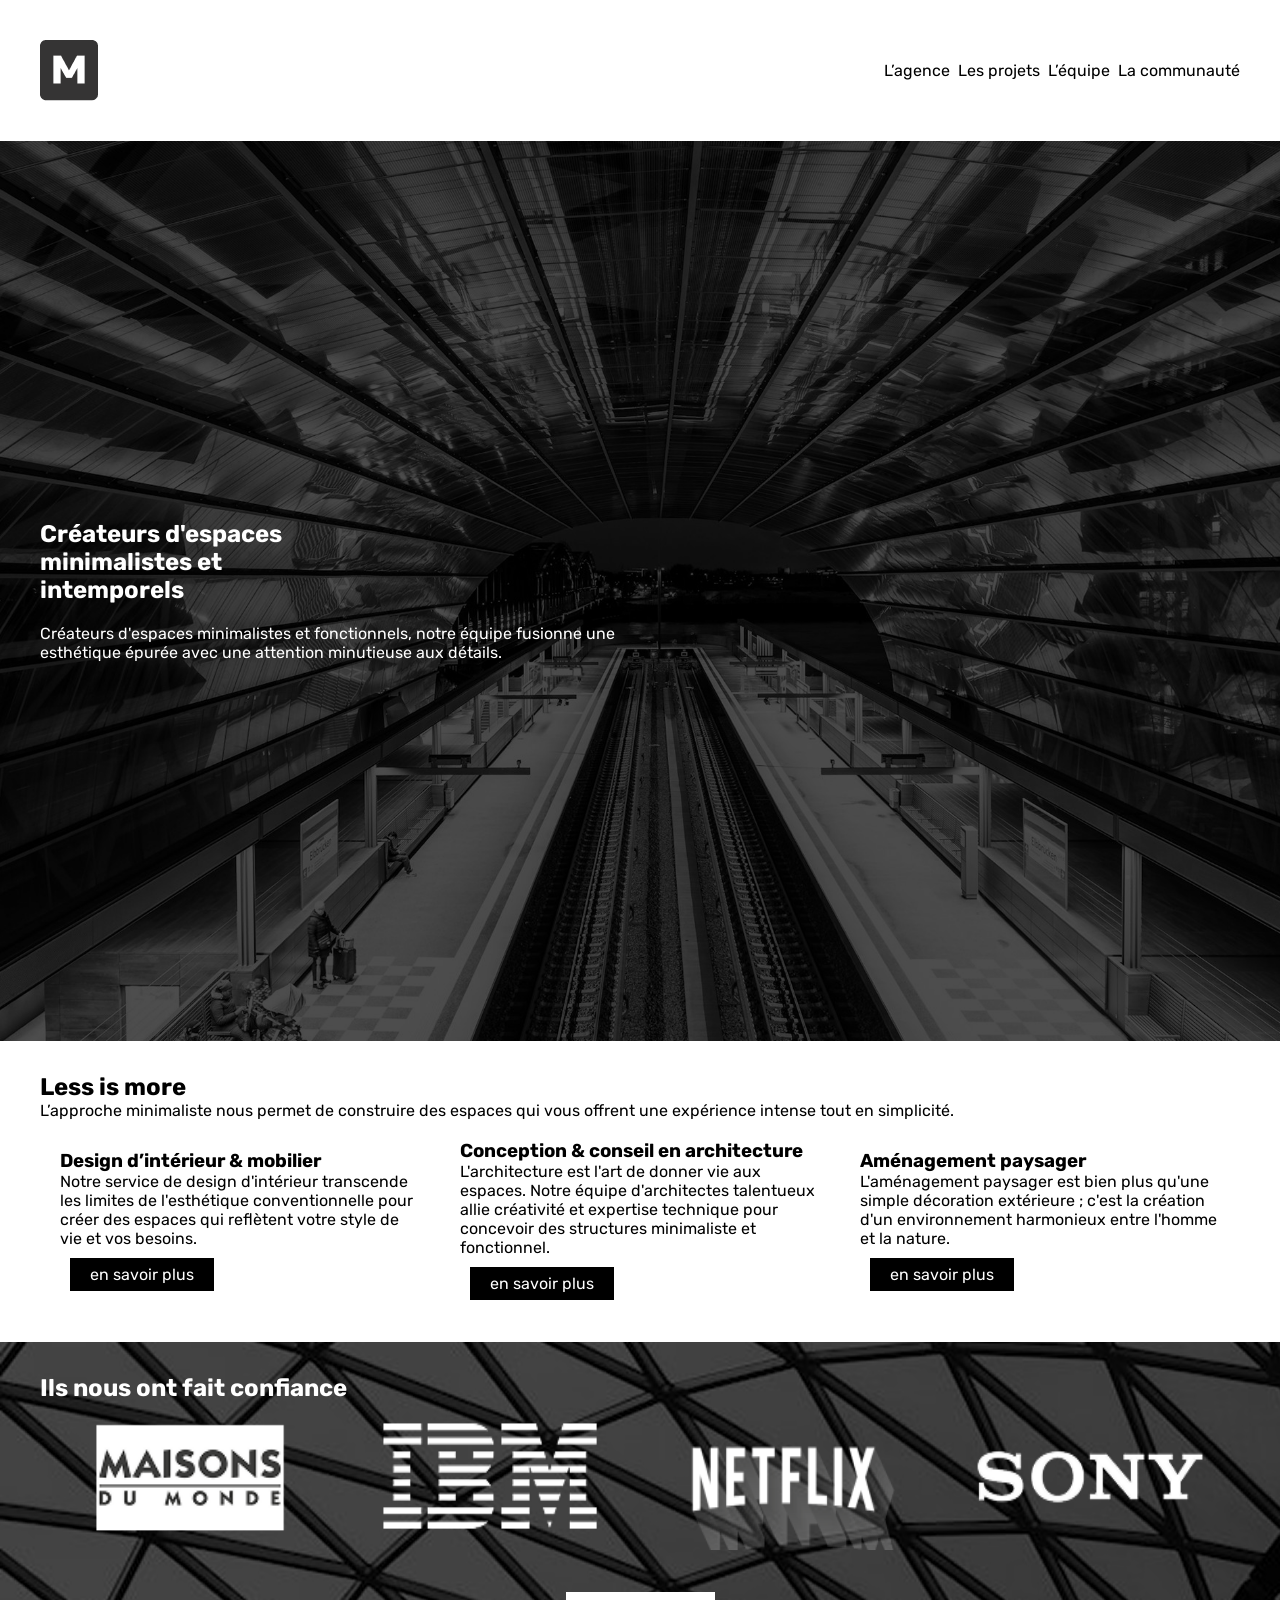
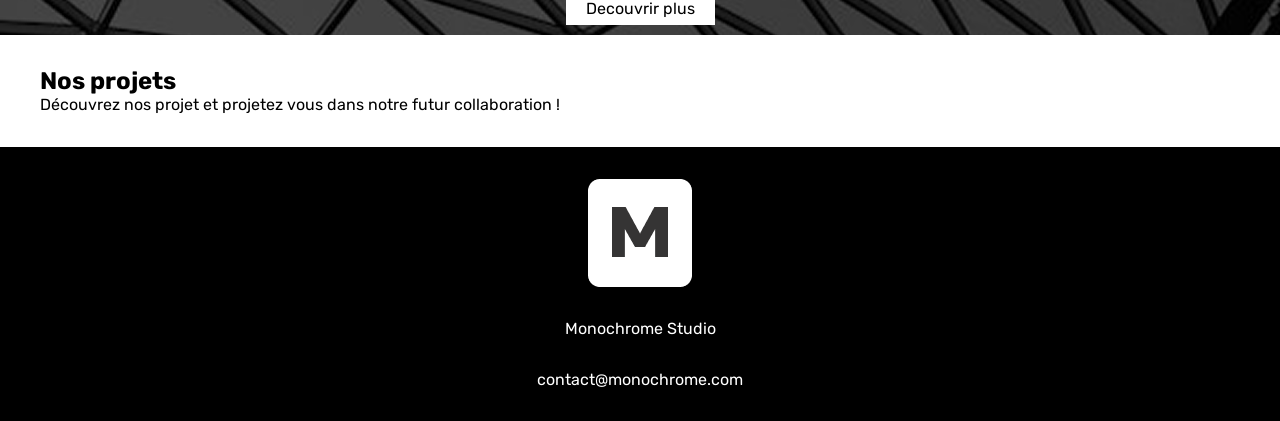
<file: index.html>
<!DOCTYPE html>
<html lang="en">
<head>
    <meta charset="UTF-8">
    <meta name="viewport" content="width=device-width, initial-scale=1.0">
    <title>Document</title>
    <link rel="stylesheet" href="style.css">
</head>
<body>
    <!--en-tête-->
    <header class="flex space-between align-center p-40">
<img src="asset/logo-black.png" alt="">
<nav class="flex gap-8">
    <a href="" class="black">L’agence</a>
   <a href="#projet" class="black">Les projets</a>
    <a href=""class="black">L’équipe</a>
   <a href=""class="black">La communauté</a>
</nav>

    </header>

<!--corps principal-->
    <main>

        <!--premiére section (1)-->
 <section class="fond-image1 flex align-center justify-center">
    <div class="w-40 container-1200">
        <div class="w-50">
        <h2 class="blanc mb-20 w-50">Créateurs d'espaces minimalistes et intemporels</h2>
    </div>
        <p class="blanc w-50">Créateurs d'espaces minimalistes et fonctionnels, notre équipe fusionne  une esthétique épurée avec une attention minutieuse aux détails.</p>
    </div>
</section>

<!--deuxiéme section (2)-->
<section class="flex align-center justify-center space-around container-1200 pt-32 pb-32">
<h2 class="w-100">Less is more</h2>
<p class="w-100 mb-20">L’approche minimaliste nous permet de construire des espaces qui vous offrent une expérience intense tout en simplicité.</p>
<div class="w-30">
    <h3>Design d’intérieur & mobilier</h3>
    <p>Notre service de design d'intérieur transcende les limites de  l'esthétique conventionnelle pour créer des espaces qui reflètent votre  style de vie et vos besoins. </p>
    <a href="" class="btn blanc fond-btn-noir"> en savoir plus</a>
</div>
<div class="w-30">
    <h3>Conception & conseil en architecture</h3>
    <p>L'architecture est l'art de donner vie aux espaces. Notre équipe  d'architectes talentueux allie créativité et expertise technique pour  concevoir des structures minimaliste et fonctionnel.</p>
    <a href="" class="btn blanc fond-btn-noir">en savoir plus</a>
</div>
<div class="w-30">
    <h3>Aménagement paysager</h3>
    <p>L'aménagement paysager est bien plus qu'une simple décoration extérieure  ; c'est la création d'un environnement harmonieux entre l'homme et la  nature. </p>
    <a href="" class="btn blanc fond-btn-noir">en savoir plus</a>
</div>
</section>

<!--troisiéme section (3)-->
<section class="fond-image2 flex align-center space-between pt-32">
    <div class="flex container-1200 space-around mb-32">
         <h2 class="blanc w-100">Ils nous ont fait confiance</h2>
        <img src="asset/maison-du-monde.png" alt="" class="w-20">
        <img src="asset/ibm.png" alt=""class="w-20">
        <img src="asset/netflix.png" alt=""class="w-20">
        <img src="asset/sony.png" alt=""class="w-20">
      
    </div>
    <div class="flex container-1200 align-center justify-center">
    <a href="" class="btn fond-btn-blanc black">Decouvrir plus</a>
    </div>
</section>

<!--quatriéme section (4)-->
<section class="flex justify-center container-1200 pt-32 pb-32">
    
<h2 id="projet" class="w-100">Nos projets</h2>
<p class="w-100">Découvrez nos projet et projetez vous dans notre futur collaboration !</p>

<!-- boite projet -->
<div class="flex space-between mb-20">

<!-- projet 1 Lumiere epurée -->
<a href="lumiereEpuree.html" class="w-45"></a>

<!-- projet 2 -->
<a href="lumiereEpuree.html" class="w-45"></a>

<!-- projet 3 -->
<a href="lumiereEpuree.html" class="w-45"></a>

<!-- projet 4 -->
<a href="lumiereEpuree.html" class="w-45"></a>
</div>
</section>
    </main>

<!--bas de la page-->
    <footer class="pt-32">
        <div class="flex align-center justify-center flex-column">
<img src="asset/logo-white.png" alt="" class="mb-32">
<p class="blanc w-20 mb-32 txt-center">Monochrome Studio</p>
<a href="" class="w-20 decoration-none blanc mb-32 txt-center">contact@monochrome.com</a>
</div>
    </footer>
</body>
</html>
</file>
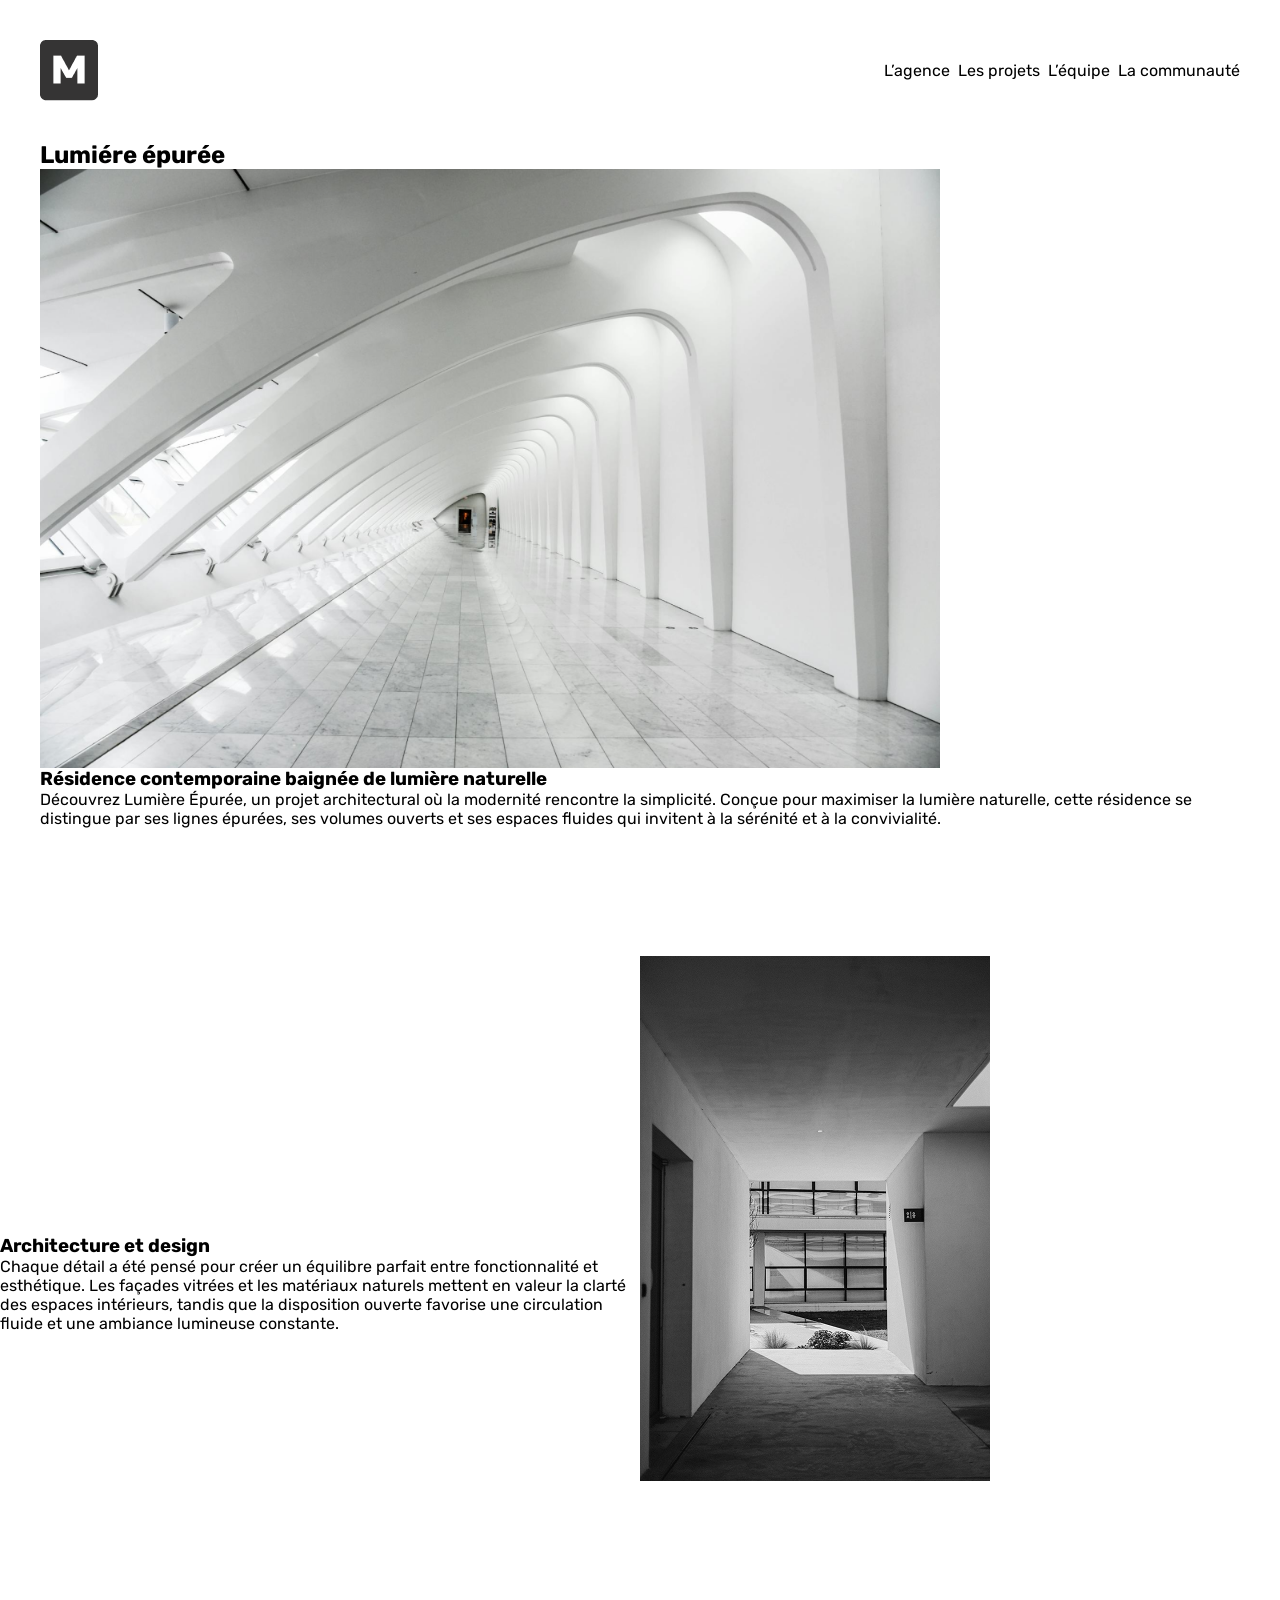
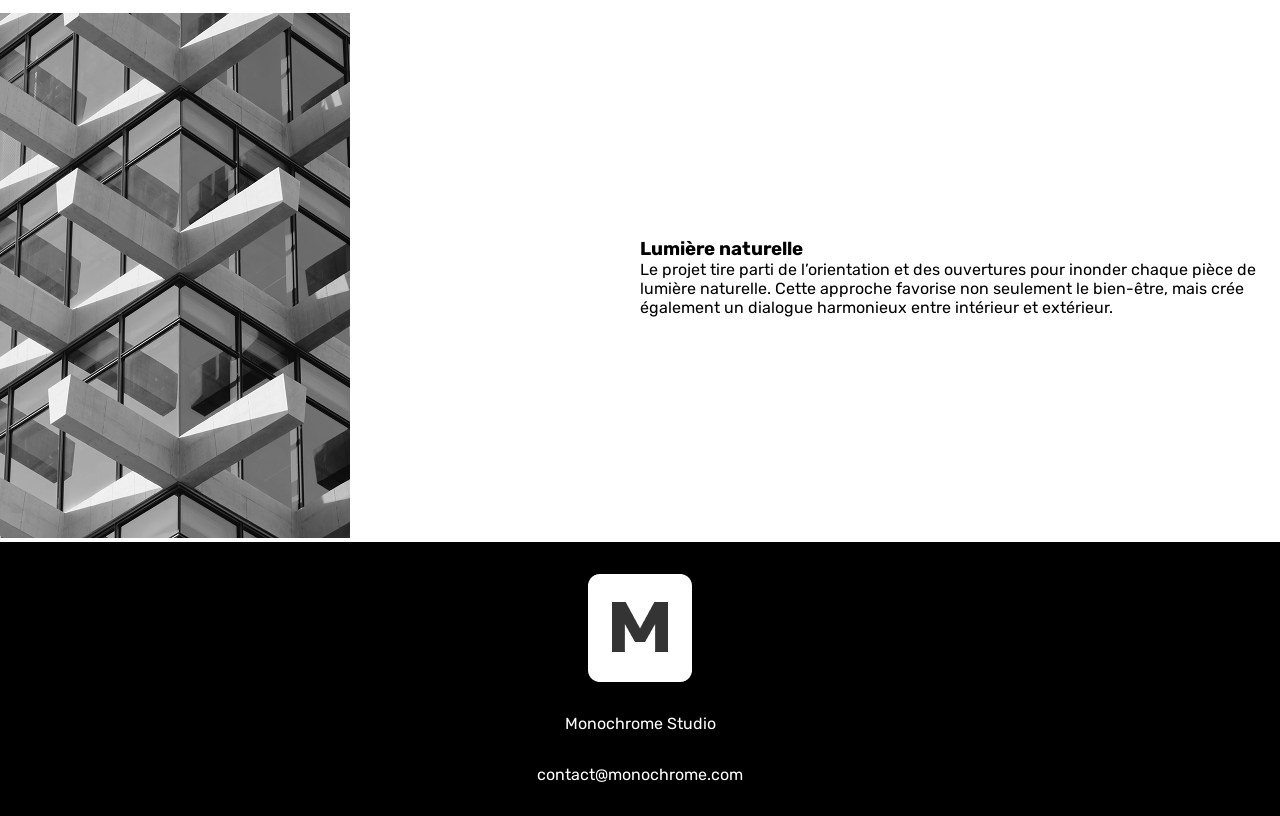
<file: lumiereEpuree.html>
<!DOCTYPE html>
<html lang="en">
<head>
    <meta charset="UTF-8">
    <meta name="viewport" content="width=device-width, initial-scale=1.0">
    <title>Document</title>
    <link rel="stylesheet" href="style.css">
</head>
<body>

    <!--en-tête-->
   <header class="flex space-between align-center p-40">
<img src="asset/logo-black.png" alt="">
<nav class="flex gap-8">
    <a href="" class="black">L’agence</a>
   <a href="#projet" class="black">Les projets</a>
    <a href=""class="black">L’équipe</a>
   <a href=""class="black">La communauté</a>
</nav>

    </header>

<!--corps principal-->
    <main>

<!--premiére image de la page-->
    <div class="flex align-center container-1200 mb-128">
<h2 class="w-100">Lumiére épurée</h2>
<img src="asset/img1-lumiere-Epuree.png" alt="" class="image-lumiere">
<h3 class="w-100">Résidence contemporaine baignée de lumière naturelle</h3>
<p>Découvrez Lumière Épurée, un projet architectural où la modernité rencontre la simplicité. Conçue pour maximiser la lumière naturelle, cette résidence se distingue par ses lignes épurées, ses volumes ouverts et ses espaces fluides qui invitent à la sérénité et à la convivialité.</p>
    </div>

<!--deuxiéme image & troisiéme image-->
<section class="flex align-center justify-center">  
<div class="w-50">
     <h3>Architecture et design</h3>
        <p> Chaque détail a été pensé pour créer un équilibre parfait entre fonctionnalité et esthétique. Les façades vitrées et les matériaux naturels mettent en valeur la clarté des espaces intérieurs, tandis que la disposition ouverte favorise une circulation fluide et une ambiance lumineuse constante.</p>
    </div>
    <div class="w-50 mb-128">
        <img src="asset/img2-lumiere-Epuree..png" alt="">
       </div>
    
        <div class="w-50">
        <img src="asset/img3-lumiere-Epuree..png" alt="">
     </div>
     <div class="w-50">
<h3>Lumière naturelle</h3>
<p>Le projet tire parti de l’orientation et des ouvertures pour inonder chaque pièce de lumière naturelle. Cette approche favorise non seulement le bien-être, mais crée également un dialogue harmonieux entre intérieur et extérieur.</p>
   </div>
</section>  
</main>

<!--bas de la page-->
   <footer class="pt-32">
        <div class="flex align-center justify-center flex-column">
<img src="asset/logo-white.png" alt="" class="mb-32">
<p class="blanc w-20 mb-32 txt-center">Monochrome Studio</p>
<a href="" class="w-20 decoration-none blanc mb-32 txt-center">contact@monochrome.com</a>
</div>
    </footer>

</body>
</html>
</file>
<file: style.css>
@import url('https://fonts.googleapis.com/css2?family=Rubik:ital,wght@0,300..900;1,300..900&display=swap');
*{
    margin: 0;
    padding: 0;
    box-sizing: border-box;
    font-family: "Rubik", sans-serif;
}



/*une classe pour mettre une spécifique image en fond et la modifier de taille*/
.fond-image1{
    background-image: url(asset/bg-image-hero.png);
    background-size: cover;
    background-repeat: no-repeat;
    height: 100vh;/*100% de la hauteur de l'écran*/
}
/*une classe pour mettre une spécifique image en fond*/
.fond-image2{
    background-image: url(asset/bg-image-2.png);
}
/*mettre en bas un fond noir*/
footer{
    background-color: black;
}
/*modifier la taille de l'image*/
.image-lumiere
{
    width: 100vh;
}

/*-----------------------------------------------
Flex BOX
-------------------------------------------------*/

.flex{
    display: flex;
    flex-wrap: wrap;
}

.space-between{
    justify-content: space-between;
}

.gap-8{
    gap: 8px;
}

.align-center{
    align-items: center;
}

.justify-center{
    justify-content: center;
}

.space-around{
    justify-content: space-around;
}

.flex-column{
    flex-direction: column;
}

/*---------------------------------
TEXTE
------------------------------------*/

a{
    text-decoration: none;
}

.black{
    color: black;
}

/*couleur texte en blanc pour ce qui on un fond noir*/
.blanc{
    color: white;
}

.decoration-none{
    text-decoration: none;/*retirer la ligne sous le texte*/
}
/*mettre en gras les titre h3*/
.h3{
font-weight: 600;
}

.uppercase{
    text-transform: uppercase;/*mettre en majuscule*/
}
.txt-center{
    text-align: center;
}
/*--------------------------------------------
Marging & Padding
----------------------------------------------*/
.p-40{
    padding: 40px;
}

.mb-20{
    margin-bottom: 20px;
}

.mt-16{
    margin-top: 16px;
}

.mb-16{
    margin-bottom: 16px;
}

.mt-32{
    margin-top: 32px;
}

.mb-32{
    margin-bottom: 32px;
}

.mt-128{
    margin-top: 128px;
}
.mb-128{
    margin-bottom: 128px;
}

.pt-16{
    padding-top: 16px;
}

.pt-32{
    padding-top: 32px;
}

.pb-16{
    padding-bottom: 16px;
}

.pb-32{
    padding-bottom: 32px;
}

.pt-128{
    padding-top: 128px;
}

/*----------------------------------------
Taille
--------------------------------------------*/
.w-100{
    width: 100%;
}
.w-60{
    width: 60%;
}

.w-50{
    width: 50%;
}

.w-45{
    width: 45%;
}

.w-40{
    width: 40%;
}
.w-30{
    width: 30%;
}
.w-20{
    width: 20%;
}

/*------------------------------------------
bouton---------------------------------------*/
.btn{
    padding: 7px 20px;
    display: inline-block;
    text-decoration: none;
    margin: 10px;
}
.fond-btn-noir{
    background-color: black;
}
.fond-btn-blanc{
    background-color: white;
}

/*--------------------------
Container
----------------------------*/
.container-1200{
    max-width: 1200px;
    width: 100%;
    margin-left: auto;
    margin-right: auto;
}

/*---------------------------------
AUTRE
------------------------------------*/
</file>
